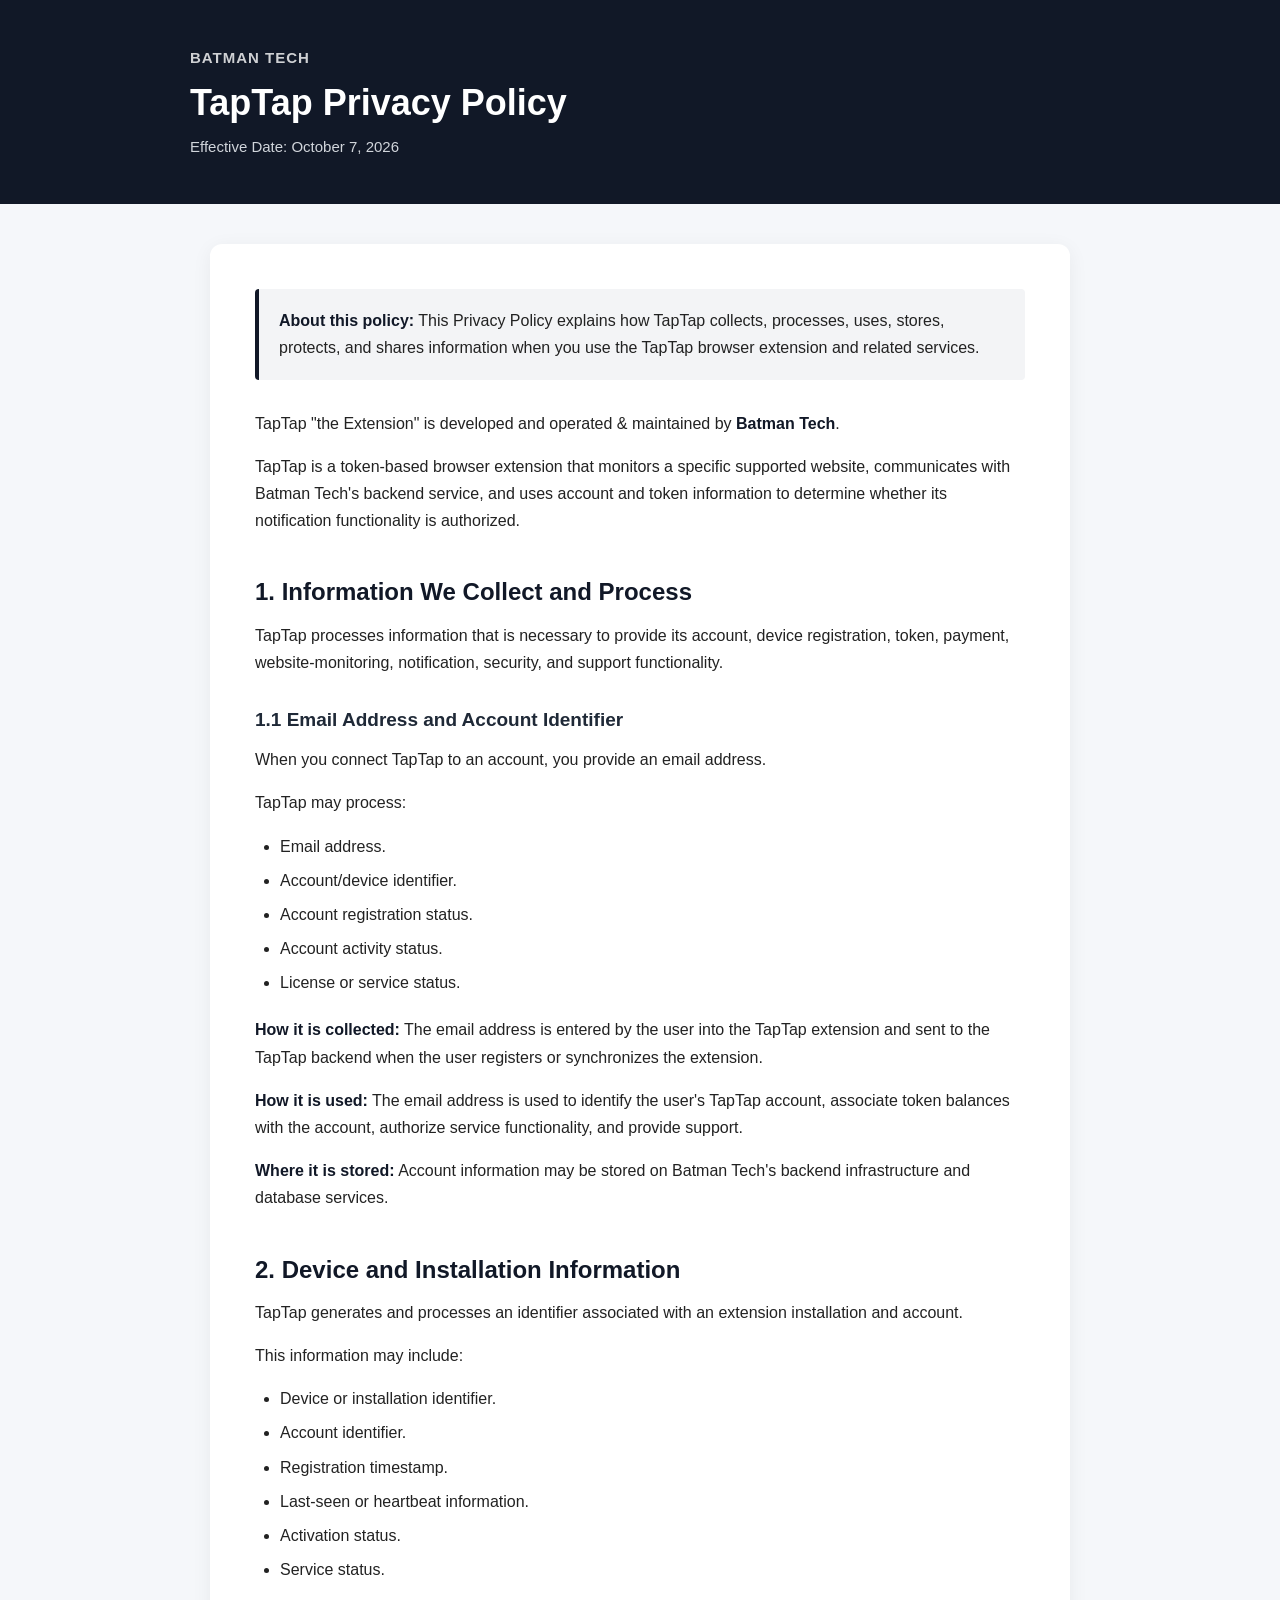
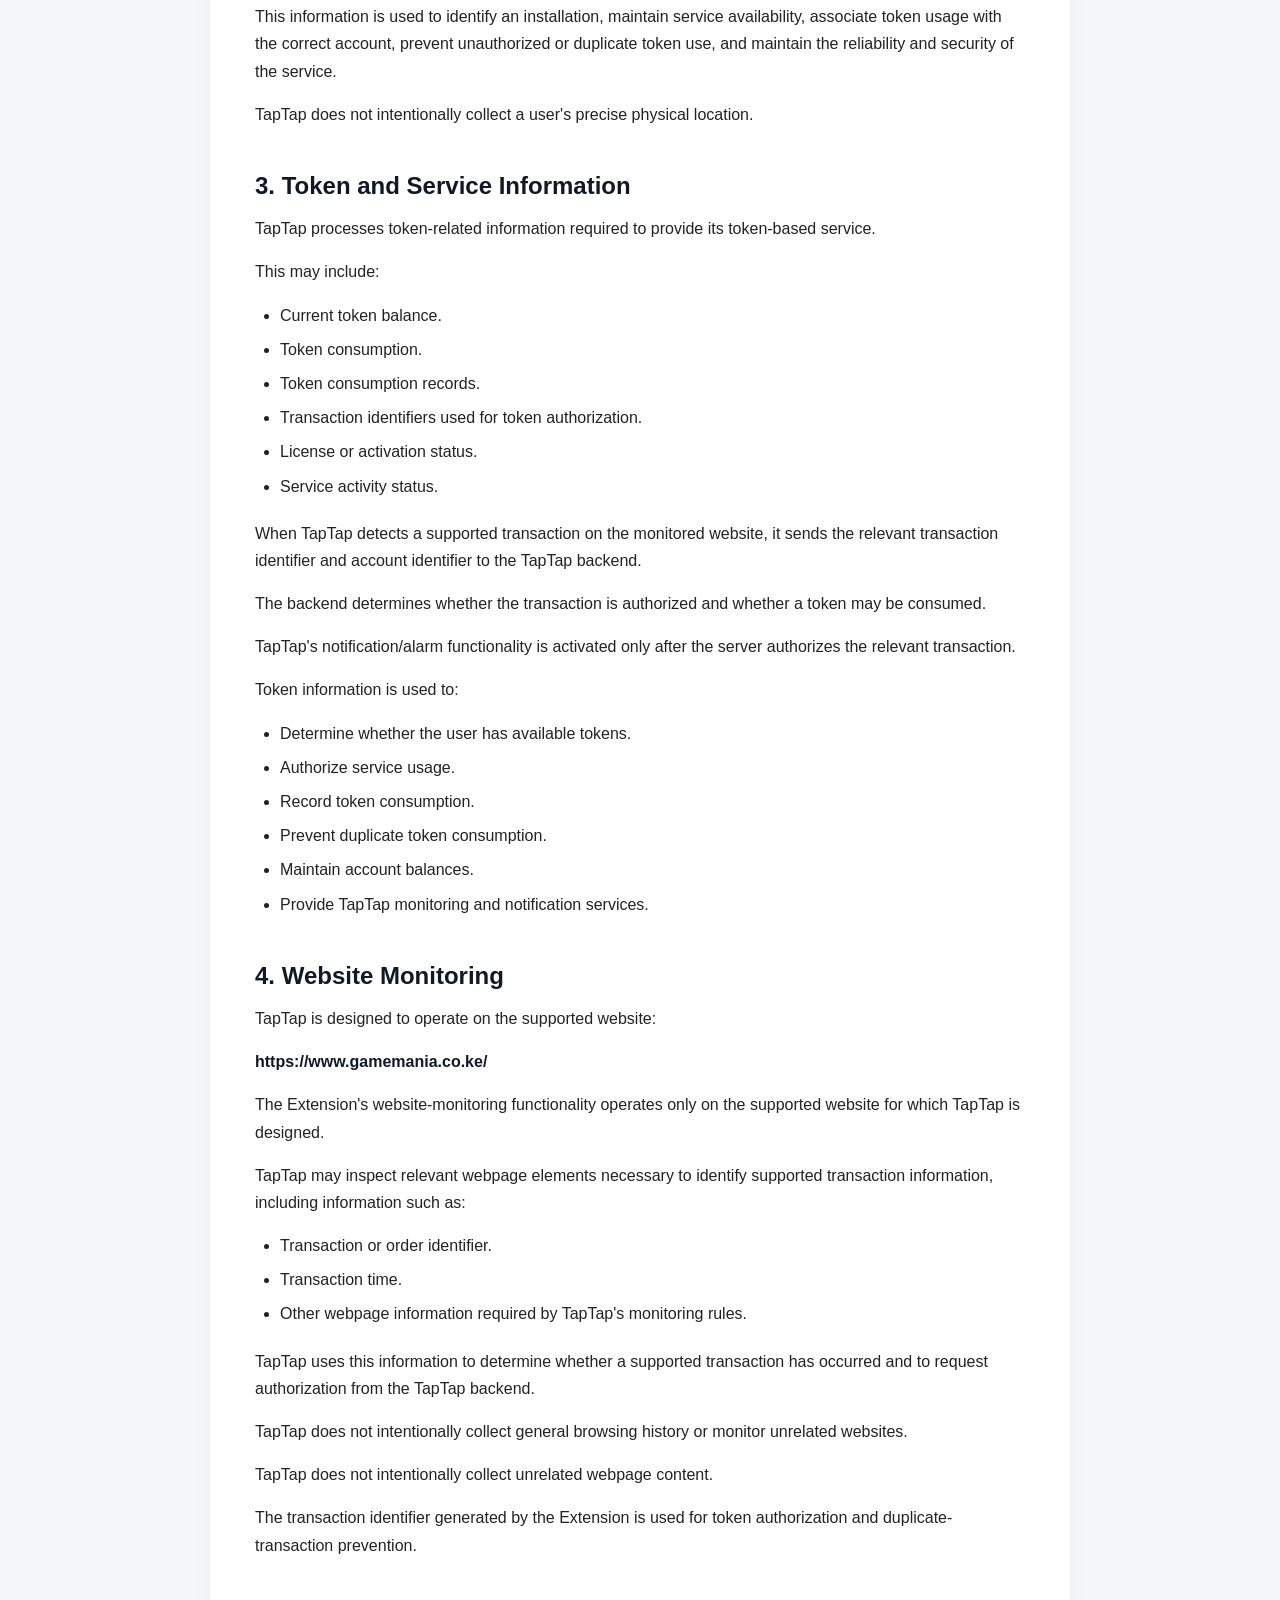
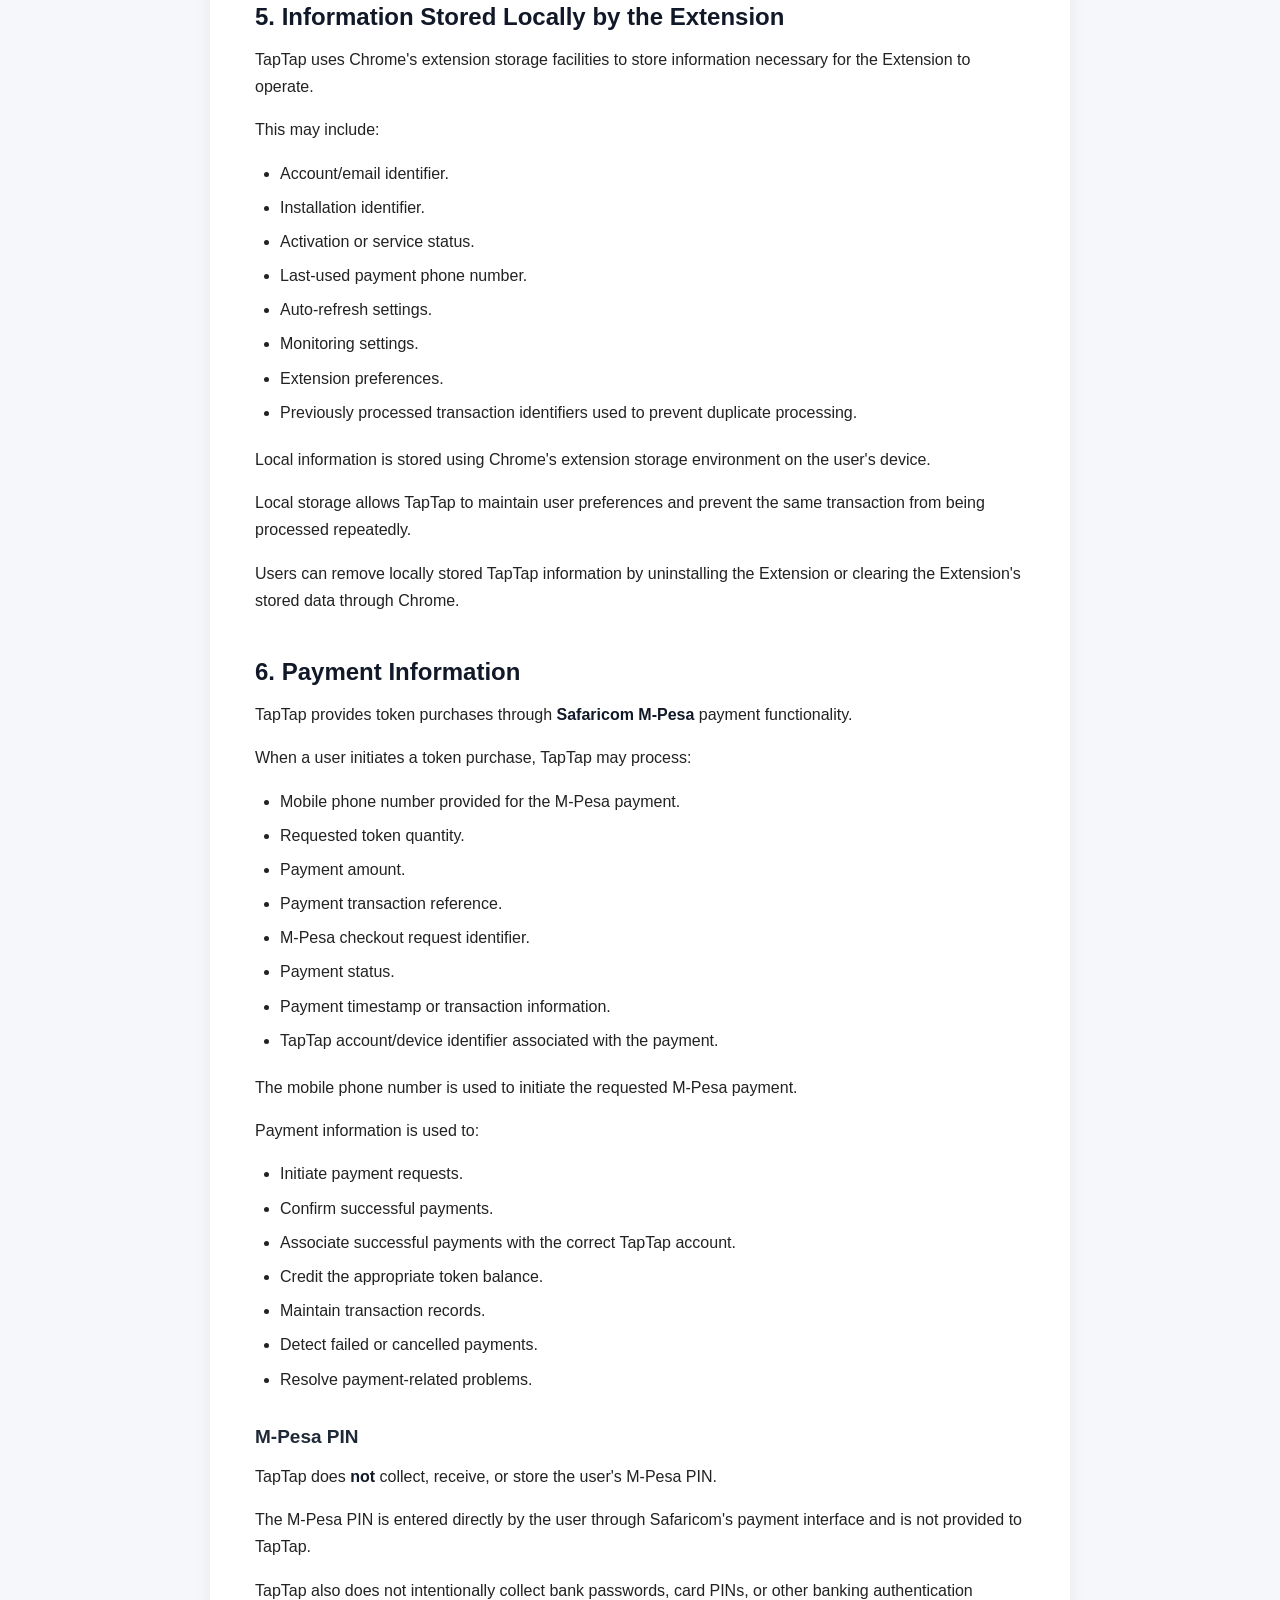
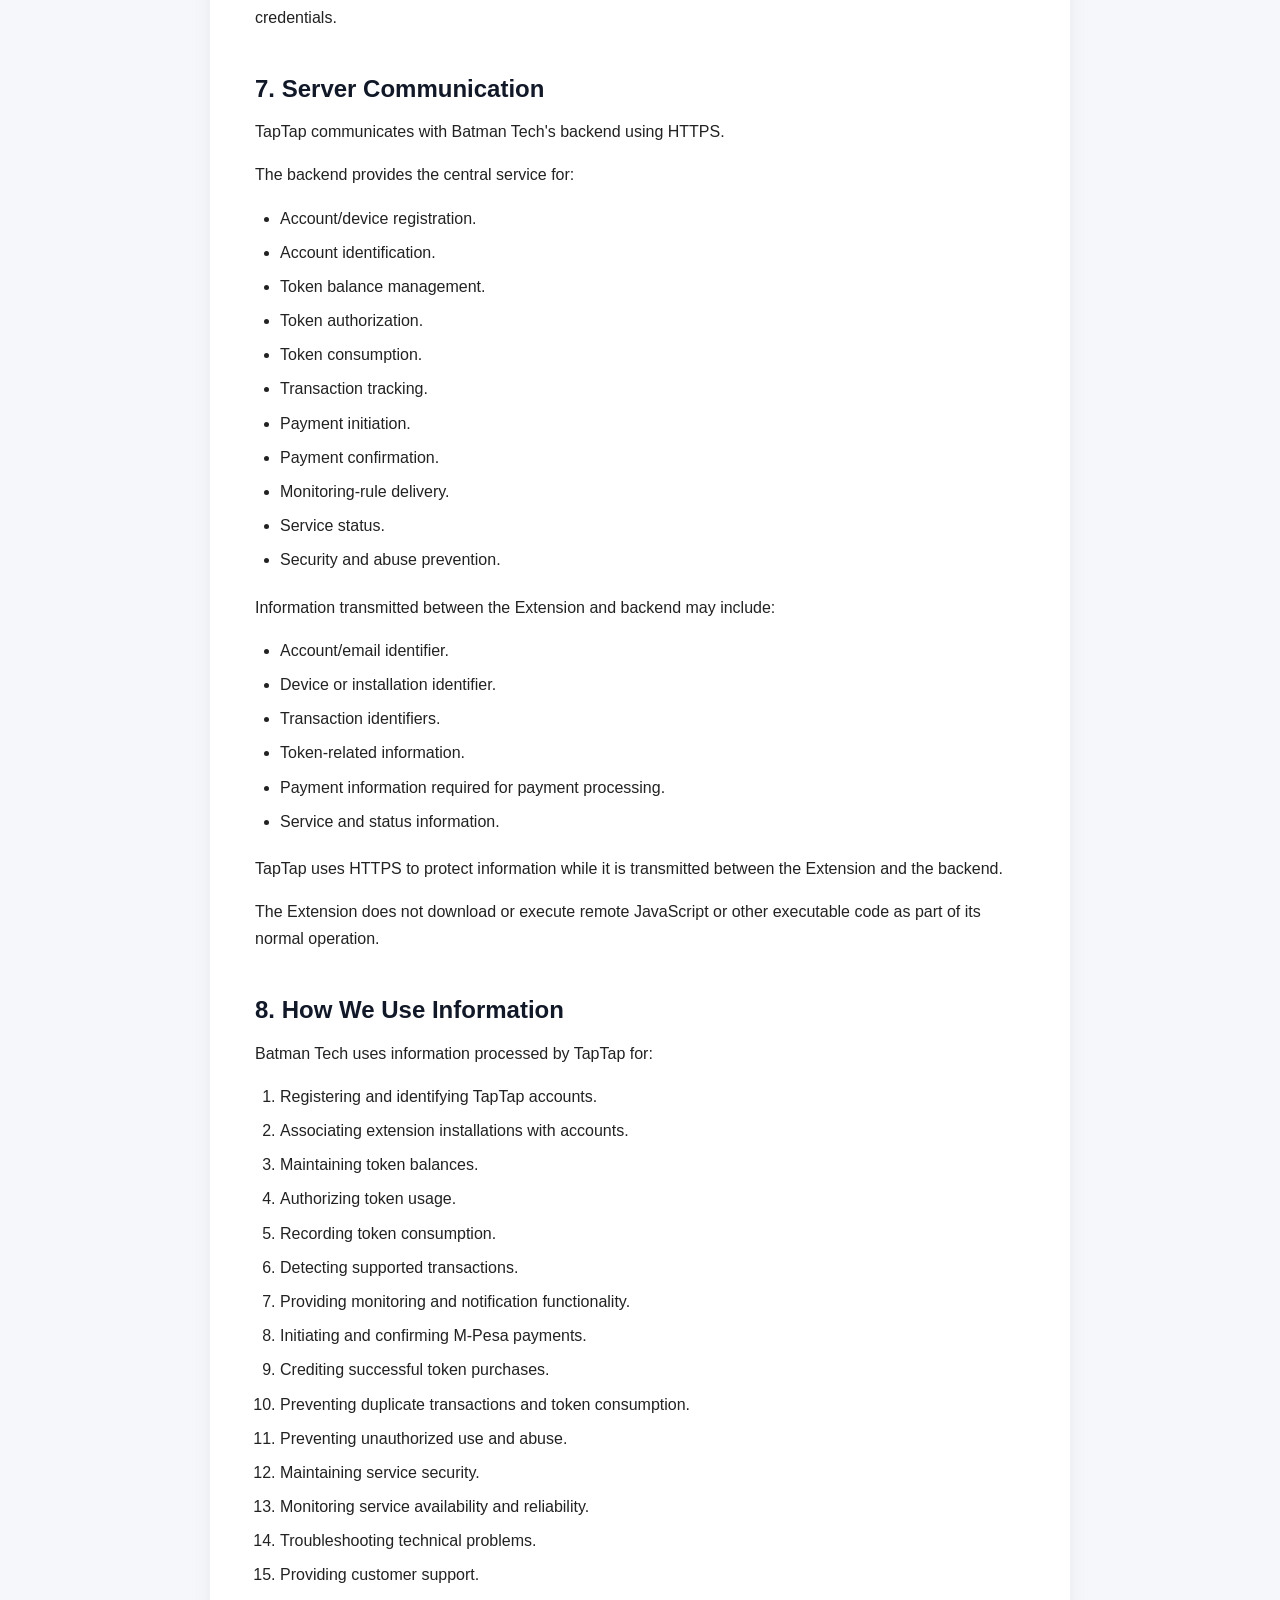
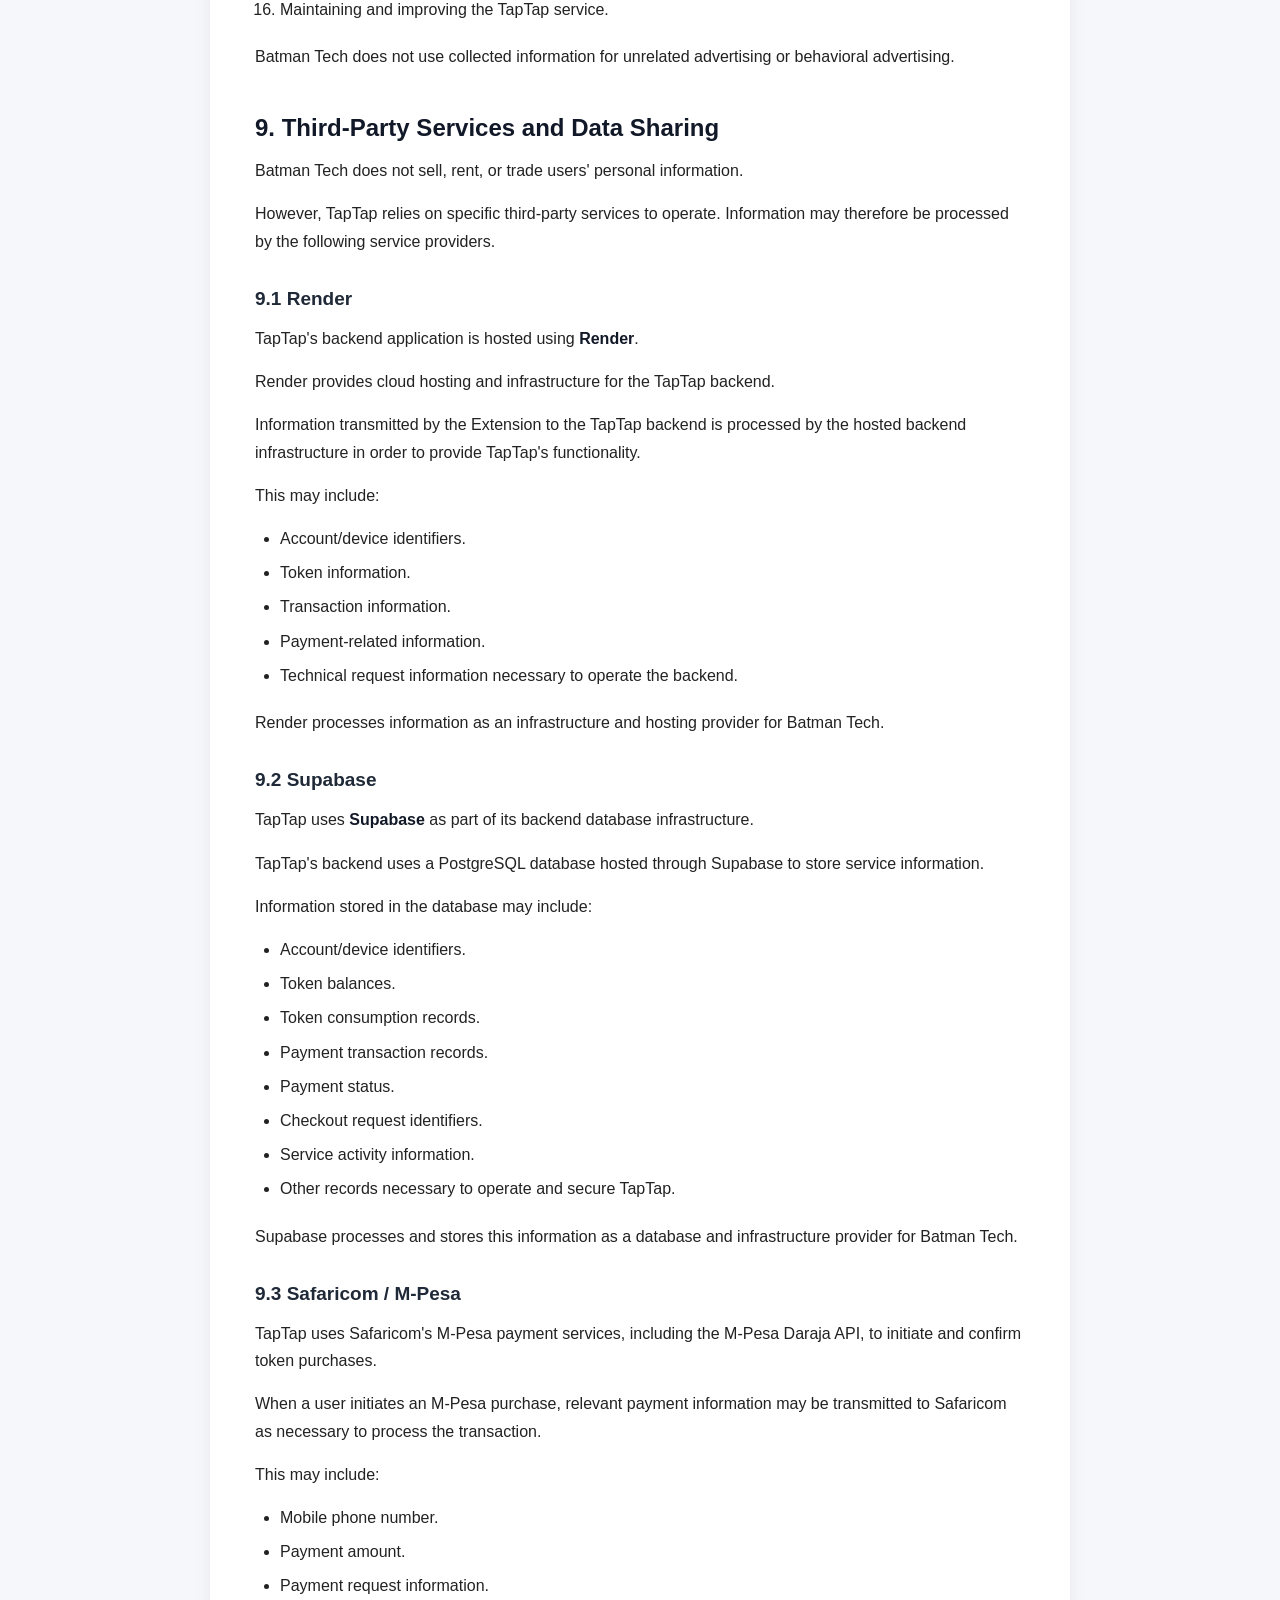
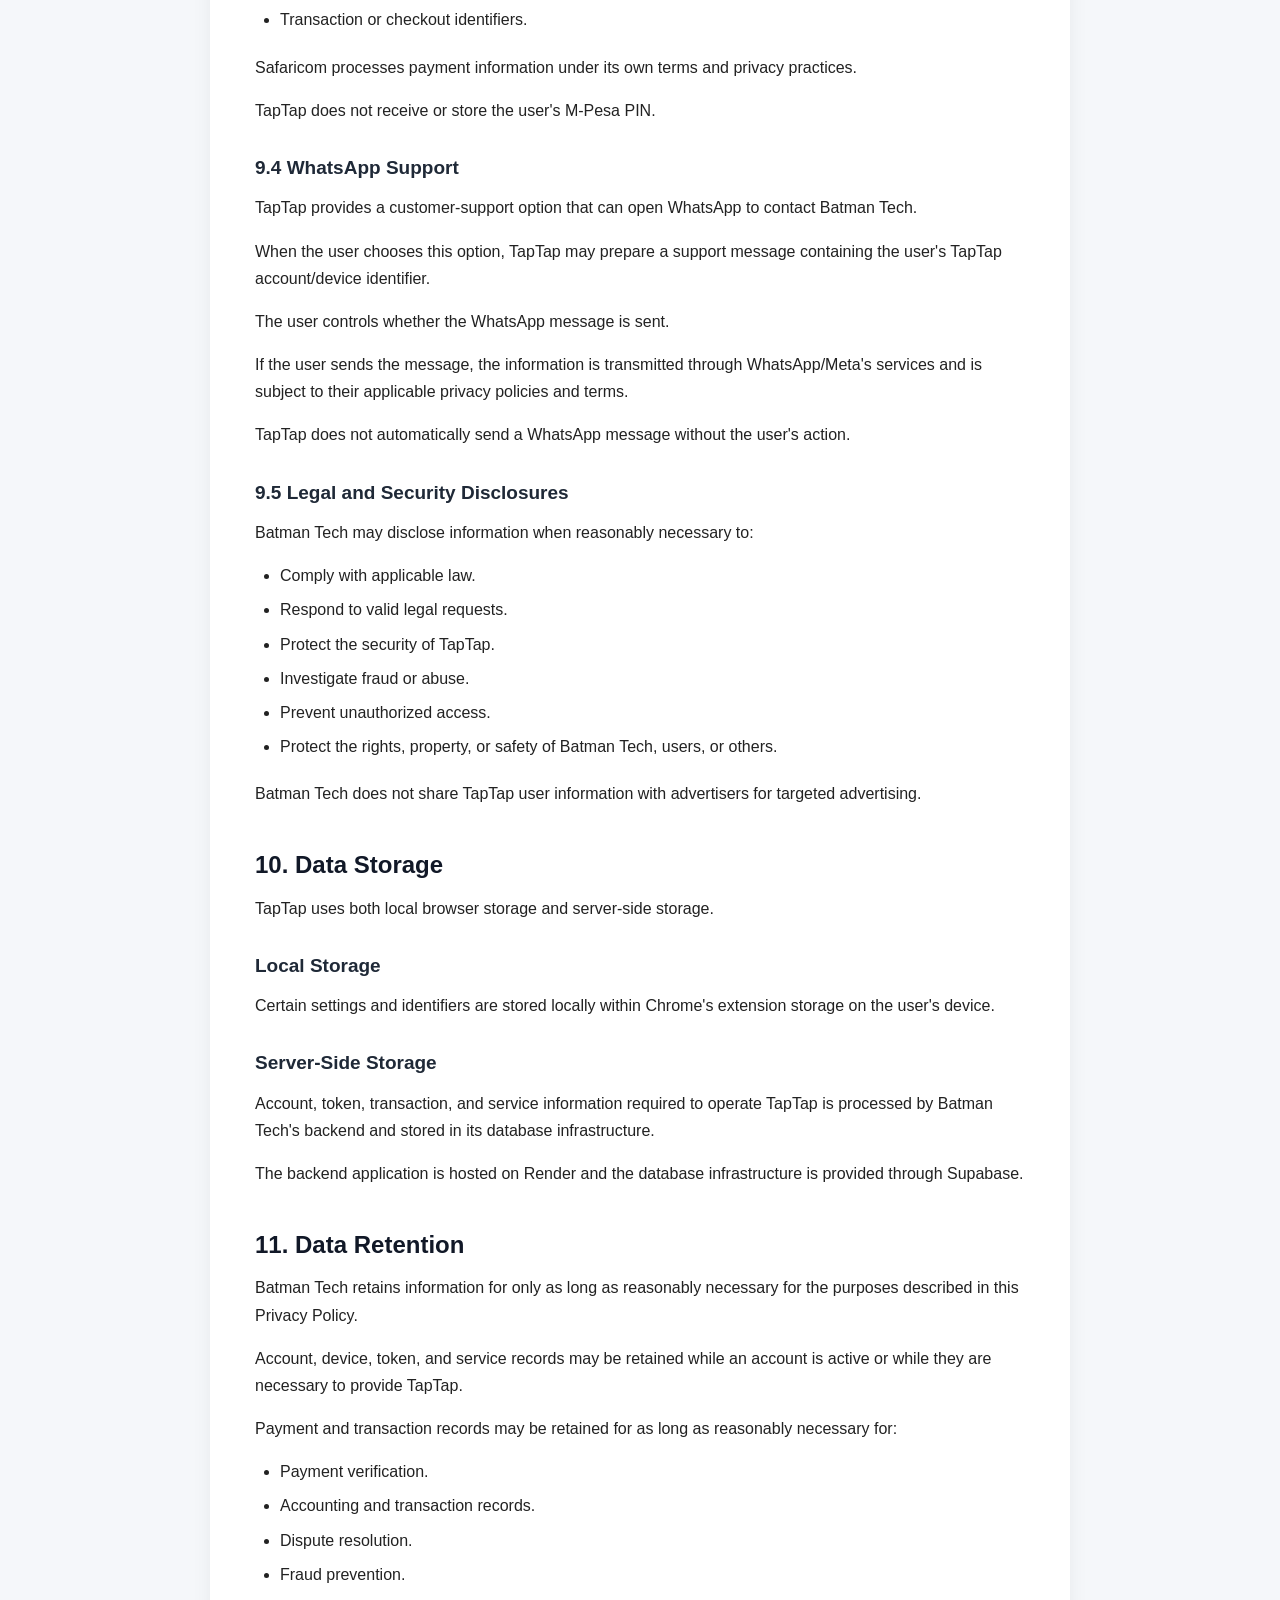
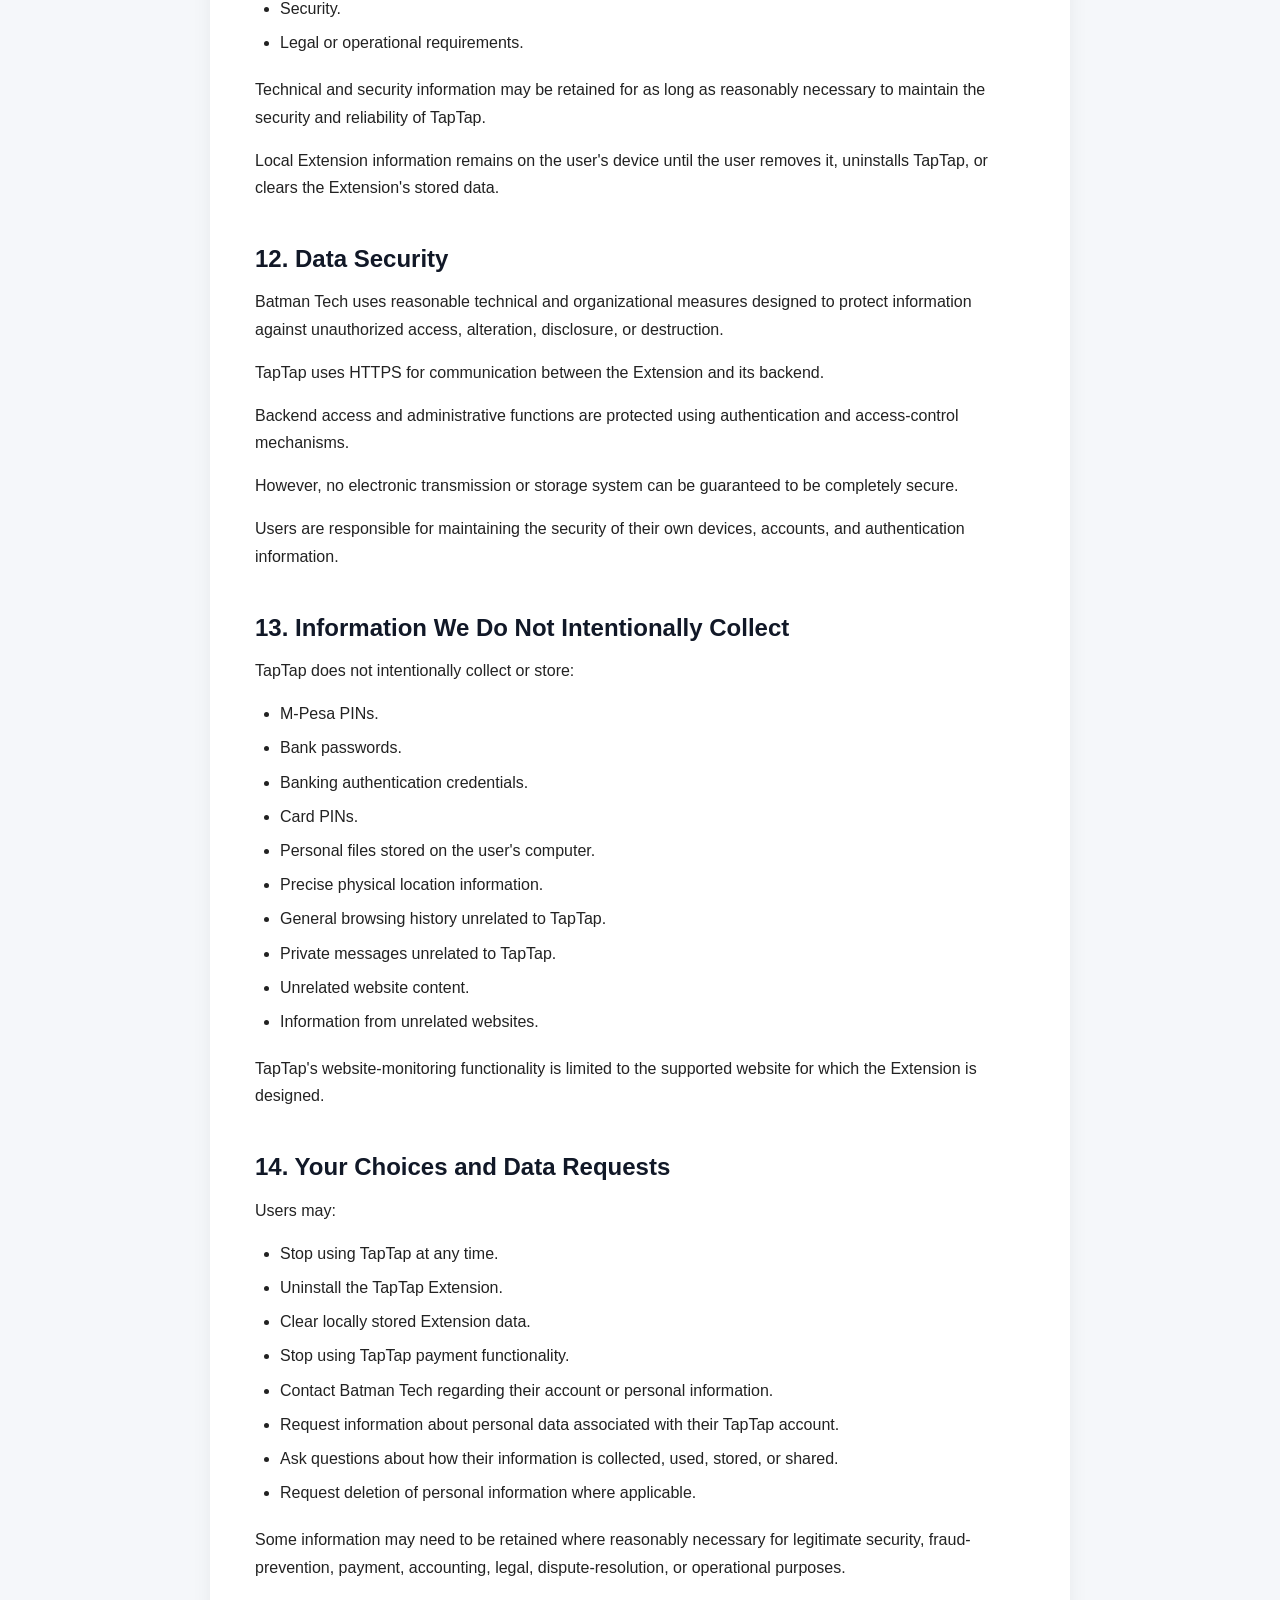
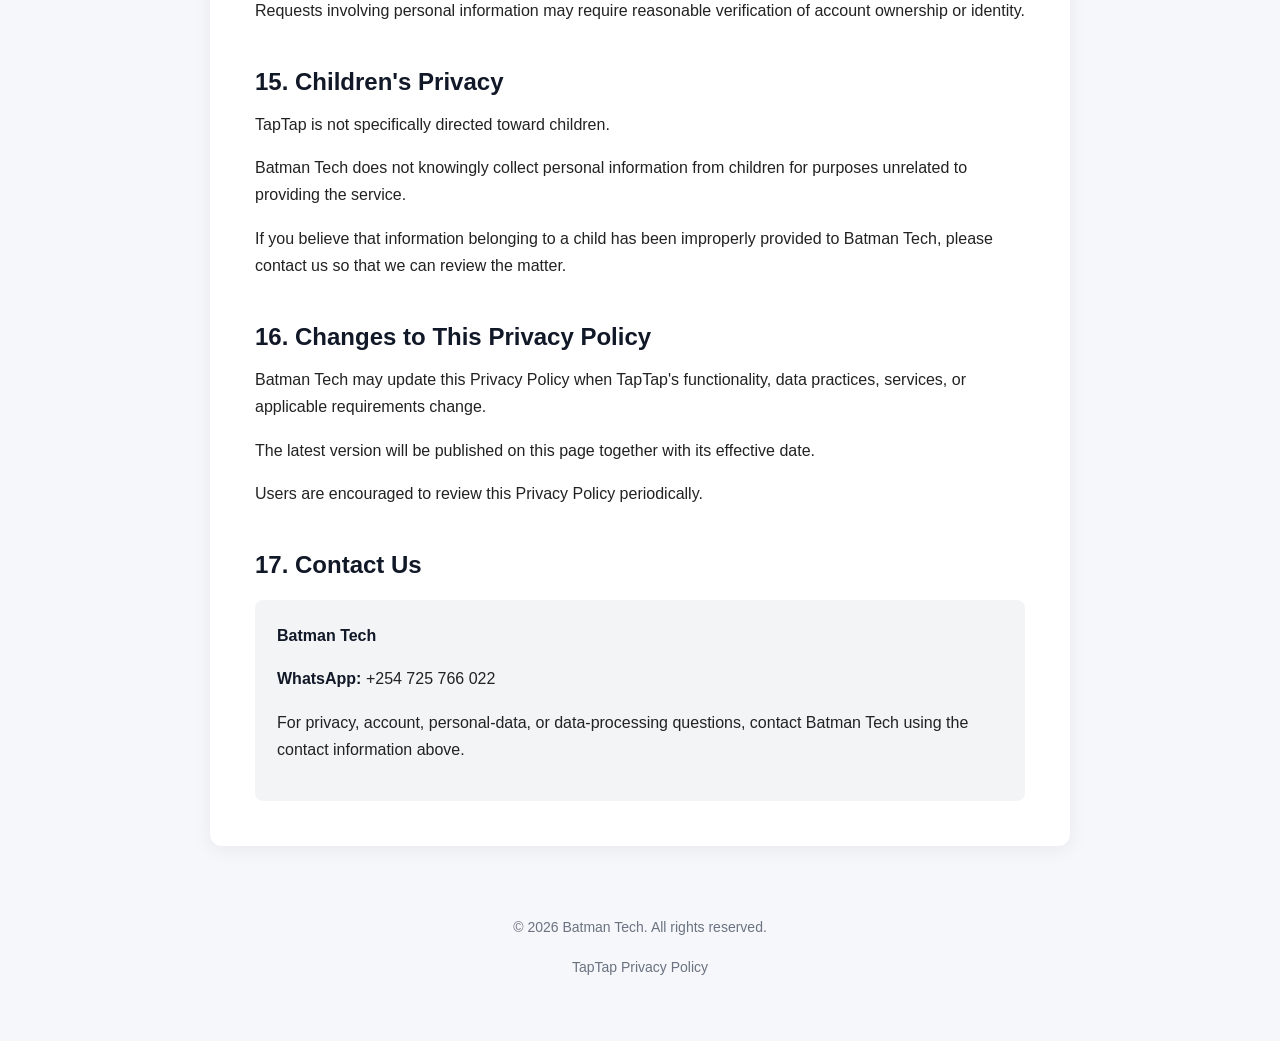
<file: website/privacy.html>
<!DOCTYPE html>
<html lang="en">
<head>
    <meta charset="UTF-8">
    <meta name="viewport" content="width=device-width, initial-scale=1.0">

    <title>TapTap Privacy Policy | Batman Tech</title>

    <meta
        name="description"
        content="TapTap Privacy Policy - Information about data collection, use, storage, security, and sharing."
    >

    <style>
        * {
            box-sizing: border-box;
        }

        html {
            scroll-behavior: smooth;
        }

        body {
            margin: 0;
            padding: 0;
            font-family: Arial, Helvetica, sans-serif;
            line-height: 1.7;
            color: #222;
            background: #f5f7fa;
        }

        .header {
            background: #111827;
            color: white;
            padding: 45px 20px;
        }

        .header-content {
            max-width: 900px;
            margin: 0 auto;
        }

        .brand {
            font-size: 15px;
            font-weight: bold;
            letter-spacing: 1px;
            text-transform: uppercase;
            opacity: 0.8;
            margin-bottom: 10px;
        }

        h1 {
            margin: 0 0 10px;
            font-size: 36px;
            line-height: 1.2;
        }

        .effective-date {
            margin: 0;
            color: #d1d5db;
            font-size: 15px;
        }

        .container {
            max-width: 900px;
            margin: 40px auto;
            padding: 0 20px;
        }

        .content {
            background: white;
            padding: 45px;
            border-radius: 12px;
            box-shadow: 0 4px 20px rgba(0, 0, 0, 0.06);
        }

        h2 {
            margin-top: 42px;
            margin-bottom: 14px;
            color: #111827;
            font-size: 24px;
            line-height: 1.3;
        }

        h3 {
            margin-top: 28px;
            margin-bottom: 10px;
            color: #1f2937;
            font-size: 19px;
        }

        h2:first-child {
            margin-top: 0;
        }

        p {
            margin: 0 0 16px;
        }

        ul,
        ol {
            margin-top: 8px;
            margin-bottom: 20px;
            padding-left: 25px;
        }

        li {
            margin-bottom: 7px;
        }

        strong {
            color: #111827;
        }

        .intro {
            background: #f3f4f6;
            border-left: 4px solid #111827;
            padding: 18px 20px;
            margin-bottom: 30px;
            border-radius: 4px;
        }

        .contact {
            background: #f3f4f6;
            padding: 22px;
            border-radius: 8px;
            margin-top: 20px;
        }

        .footer {
            text-align: center;
            color: #6b7280;
            font-size: 14px;
            padding: 30px 20px 45px;
        }

        a {
            color: #2563eb;
            text-decoration: none;
        }

        a:hover {
            text-decoration: underline;
        }

        @media (max-width: 650px) {
            .header {
                padding: 35px 18px;
            }

            h1 {
                font-size: 29px;
            }

            .container {
                margin: 20px auto;
                padding: 0 12px;
            }

            .content {
                padding: 25px 20px;
                border-radius: 8px;
            }

            h2 {
                font-size: 21px;
                margin-top: 35px;
            }

            h3 {
                font-size: 18px;
            }
        }
    </style>
</head>

<body>

<header class="header">
    <div class="header-content">
        <div class="brand">Batman Tech</div>
        <h1>TapTap Privacy Policy</h1>
        <p class="effective-date">
            Effective Date: October 7, 2026
        </p>
    </div>
</header>

<main class="container">
    <article class="content">

        <div class="intro">
            <strong>About this policy:</strong>
            This Privacy Policy explains how TapTap collects, processes, uses,
            stores, protects, and shares information when you use the TapTap
            browser extension and related services.
        </div>

        <p>
            TapTap "the Extension" is
            developed and operated & maintained by <strong>Batman Tech</strong>.
        </p>

        <p>
            TapTap is a token-based browser extension that monitors a specific
            supported website, communicates with Batman Tech's backend service,
            and uses account and token information to determine whether its
            notification functionality is authorized.
        </p>


        <h2>1. Information We Collect and Process</h2>

        <p>
            TapTap processes information that is necessary to provide its
            account, device registration, token, payment, website-monitoring,
            notification, security, and support functionality.
        </p>

        <h3>1.1 Email Address and Account Identifier</h3>

        <p>
            When you connect TapTap to an account, you provide an email address.
        </p>

        <p>TapTap may process:</p>

        <ul>
            <li>Email address.</li>
            <li>Account/device identifier.</li>
            <li>Account registration status.</li>
            <li>Account activity status.</li>
            <li>License or service status.</li>
        </ul>

        <p>
            <strong>How it is collected:</strong>
            The email address is entered by the user into the TapTap extension
            and sent to the TapTap backend when the user registers or
            synchronizes the extension.
        </p>

        <p>
            <strong>How it is used:</strong>
            The email address is used to identify the user's TapTap account,
            associate token balances with the account, authorize service
            functionality, and provide support.
        </p>

        <p>
            <strong>Where it is stored:</strong>
            Account information may be stored on Batman Tech's backend
            infrastructure and database services.
        </p>


        <h2>2. Device and Installation Information</h2>

        <p>
            TapTap generates and processes an identifier associated with an
            extension installation and account.
        </p>

        <p>This information may include:</p>

        <ul>
            <li>Device or installation identifier.</li>
            <li>Account identifier.</li>
            <li>Registration timestamp.</li>
            <li>Last-seen or heartbeat information.</li>
            <li>Activation status.</li>
            <li>Service status.</li>
        </ul>

        <p>
            This information is used to identify an installation, maintain
            service availability, associate token usage with the correct
            account, prevent unauthorized or duplicate token use, and maintain
            the reliability and security of the service.
        </p>

        <p>
            TapTap does not intentionally collect a user's precise physical
            location.
        </p>


        <h2>3. Token and Service Information</h2>

        <p>
            TapTap processes token-related information required to provide its
            token-based service.
        </p>

        <p>This may include:</p>

        <ul>
            <li>Current token balance.</li>
            <li>Token consumption.</li>
            <li>Token consumption records.</li>
            <li>Transaction identifiers used for token authorization.</li>
            <li>License or activation status.</li>
            <li>Service activity status.</li>
        </ul>

        <p>
            When TapTap detects a supported transaction on the monitored
            website, it sends the relevant transaction identifier and account
            identifier to the TapTap backend.
        </p>

        <p>
            The backend determines whether the transaction is authorized and
            whether a token may be consumed.
        </p>

        <p>
            TapTap's notification/alarm functionality is activated only after
            the server authorizes the relevant transaction.
        </p>

        <p>Token information is used to:</p>

        <ul>
            <li>Determine whether the user has available tokens.</li>
            <li>Authorize service usage.</li>
            <li>Record token consumption.</li>
            <li>Prevent duplicate token consumption.</li>
            <li>Maintain account balances.</li>
            <li>Provide TapTap monitoring and notification services.</li>
        </ul>


        <h2>4. Website Monitoring</h2>

        <p>
            TapTap is designed to operate on the supported website:
        </p>

        <p>
            <strong>
                https://www.gamemania.co.ke/
            </strong>
        </p>

        <p>
            The Extension's website-monitoring functionality operates only on
            the supported website for which TapTap is designed.
        </p>

        <p>
            TapTap may inspect relevant webpage elements necessary to identify
            supported transaction information, including information such as:
        </p>

        <ul>
            <li>Transaction or order identifier.</li>
            <li>Transaction time.</li>
            <li>Other webpage information required by TapTap's monitoring rules.</li>
        </ul>

        <p>
            TapTap uses this information to determine whether a supported
            transaction has occurred and to request authorization from the
            TapTap backend.
        </p>

        <p>
            TapTap does not intentionally collect general browsing history or
            monitor unrelated websites.
        </p>

        <p>
            TapTap does not intentionally collect unrelated webpage content.
        </p>

        <p>
            The transaction identifier generated by the Extension is used for
            token authorization and duplicate-transaction prevention.
        </p>


        <h2>5. Information Stored Locally by the Extension</h2>

        <p>
            TapTap uses Chrome's extension storage facilities to store
            information necessary for the Extension to operate.
        </p>

        <p>This may include:</p>

        <ul>
            <li>Account/email identifier.</li>
            <li>Installation identifier.</li>
            <li>Activation or service status.</li>
            <li>Last-used payment phone number.</li>
            <li>Auto-refresh settings.</li>
            <li>Monitoring settings.</li>
            <li>Extension preferences.</li>
            <li>
                Previously processed transaction identifiers used to prevent
                duplicate processing.
            </li>
        </ul>

        <p>
            Local information is stored using Chrome's extension storage
            environment on the user's device.
        </p>

        <p>
            Local storage allows TapTap to maintain user preferences and
            prevent the same transaction from being processed repeatedly.
        </p>

        <p>
            Users can remove locally stored TapTap information by uninstalling
            the Extension or clearing the Extension's stored data through
            Chrome.
        </p>


        <h2>6. Payment Information</h2>

        <p>
            TapTap provides token purchases through
            <strong>Safaricom M-Pesa</strong> payment functionality.
        </p>

        <p>When a user initiates a token purchase, TapTap may process:</p>

        <ul>
            <li>Mobile phone number provided for the M-Pesa payment.</li>
            <li>Requested token quantity.</li>
            <li>Payment amount.</li>
            <li>Payment transaction reference.</li>
            <li>M-Pesa checkout request identifier.</li>
            <li>Payment status.</li>
            <li>Payment timestamp or transaction information.</li>
            <li>TapTap account/device identifier associated with the payment.</li>
        </ul>

        <p>
            The mobile phone number is used to initiate the requested M-Pesa
            payment.
        </p>

        <p>Payment information is used to:</p>

        <ul>
            <li>Initiate payment requests.</li>
            <li>Confirm successful payments.</li>
            <li>Associate successful payments with the correct TapTap account.</li>
            <li>Credit the appropriate token balance.</li>
            <li>Maintain transaction records.</li>
            <li>Detect failed or cancelled payments.</li>
            <li>Resolve payment-related problems.</li>
        </ul>

        <h3>M-Pesa PIN</h3>

        <p>
            TapTap does <strong>not</strong> collect, receive, or store the
            user's M-Pesa PIN.
        </p>

        <p>
            The M-Pesa PIN is entered directly by the user through Safaricom's
            payment interface and is not provided to TapTap.
        </p>

        <p>
            TapTap also does not intentionally collect bank passwords, card
            PINs, or other banking authentication credentials.
        </p>


        <h2>7. Server Communication</h2>

        <p>
            TapTap communicates with Batman Tech's backend using HTTPS.
        </p>

        <p>The backend provides the central service for:</p>

        <ul>
            <li>Account/device registration.</li>
            <li>Account identification.</li>
            <li>Token balance management.</li>
            <li>Token authorization.</li>
            <li>Token consumption.</li>
            <li>Transaction tracking.</li>
            <li>Payment initiation.</li>
            <li>Payment confirmation.</li>
            <li>Monitoring-rule delivery.</li>
            <li>Service status.</li>
            <li>Security and abuse prevention.</li>
        </ul>

        <p>Information transmitted between the Extension and backend may include:</p>

        <ul>
            <li>Account/email identifier.</li>
            <li>Device or installation identifier.</li>
            <li>Transaction identifiers.</li>
            <li>Token-related information.</li>
            <li>Payment information required for payment processing.</li>
            <li>Service and status information.</li>
        </ul>

        <p>
            TapTap uses HTTPS to protect information while it is transmitted
            between the Extension and the backend.
        </p>

        <p>
            The Extension does not download or execute remote JavaScript or
            other executable code as part of its normal operation.
        </p>


        <h2>8. How We Use Information</h2>

        <p>Batman Tech uses information processed by TapTap for:</p>

        <ol>
            <li>Registering and identifying TapTap accounts.</li>
            <li>Associating extension installations with accounts.</li>
            <li>Maintaining token balances.</li>
            <li>Authorizing token usage.</li>
            <li>Recording token consumption.</li>
            <li>Detecting supported transactions.</li>
            <li>Providing monitoring and notification functionality.</li>
            <li>Initiating and confirming M-Pesa payments.</li>
            <li>Crediting successful token purchases.</li>
            <li>Preventing duplicate transactions and token consumption.</li>
            <li>Preventing unauthorized use and abuse.</li>
            <li>Maintaining service security.</li>
            <li>Monitoring service availability and reliability.</li>
            <li>Troubleshooting technical problems.</li>
            <li>Providing customer support.</li>
            <li>Maintaining and improving the TapTap service.</li>
        </ol>

        <p>
            Batman Tech does not use collected information for unrelated
            advertising or behavioral advertising.
        </p>


        <h2>9. Third-Party Services and Data Sharing</h2>

        <p>
            Batman Tech does not sell, rent, or trade users' personal
            information.
        </p>

        <p>
            However, TapTap relies on specific third-party services to operate.
            Information may therefore be processed by the following service
            providers.
        </p>

        <h3>9.1 Render</h3>

        <p>
            TapTap's backend application is hosted using
            <strong>Render</strong>.
        </p>

        <p>
            Render provides cloud hosting and infrastructure for the TapTap
            backend.
        </p>

        <p>
            Information transmitted by the Extension to the TapTap backend is
            processed by the hosted backend infrastructure in order to provide
            TapTap's functionality.
        </p>

        <p>This may include:</p>

        <ul>
            <li>Account/device identifiers.</li>
            <li>Token information.</li>
            <li>Transaction information.</li>
            <li>Payment-related information.</li>
            <li>Technical request information necessary to operate the backend.</li>
        </ul>

        <p>
            Render processes information as an infrastructure and hosting
            provider for Batman Tech.
        </p>


        <h3>9.2 Supabase</h3>

        <p>
            TapTap uses <strong>Supabase</strong> as part of its backend
            database infrastructure.
        </p>

        <p>
            TapTap's backend uses a PostgreSQL database hosted through Supabase
            to store service information.
        </p>

        <p>Information stored in the database may include:</p>

        <ul>
            <li>Account/device identifiers.</li>
            <li>Token balances.</li>
            <li>Token consumption records.</li>
            <li>Payment transaction records.</li>
            <li>Payment status.</li>
            <li>Checkout request identifiers.</li>
            <li>Service activity information.</li>
            <li>Other records necessary to operate and secure TapTap.</li>
        </ul>

        <p>
            Supabase processes and stores this information as a database and
            infrastructure provider for Batman Tech.
        </p>


        <h3>9.3 Safaricom / M-Pesa</h3>

        <p>
            TapTap uses Safaricom's M-Pesa payment services, including the
            M-Pesa Daraja API, to initiate and confirm token purchases.
        </p>

        <p>
            When a user initiates an M-Pesa purchase, relevant payment
            information may be transmitted to Safaricom as necessary to process
            the transaction.
        </p>

        <p>This may include:</p>

        <ul>
            <li>Mobile phone number.</li>
            <li>Payment amount.</li>
            <li>Payment request information.</li>
            <li>Transaction or checkout identifiers.</li>
        </ul>

        <p>
            Safaricom processes payment information under its own terms and
            privacy practices.
        </p>

        <p>
            TapTap does not receive or store the user's M-Pesa PIN.
        </p>


        <h3>9.4 WhatsApp Support</h3>

        <p>
            TapTap provides a customer-support option that can open WhatsApp to
            contact Batman Tech.
        </p>

        <p>
            When the user chooses this option, TapTap may prepare a support
            message containing the user's TapTap account/device identifier.
        </p>

        <p>
            The user controls whether the WhatsApp message is sent.
        </p>

        <p>
            If the user sends the message, the information is transmitted
            through WhatsApp/Meta's services and is subject to their applicable
            privacy policies and terms.
        </p>

        <p>
            TapTap does not automatically send a WhatsApp message without the
            user's action.
        </p>


        <h3>9.5 Legal and Security Disclosures</h3>

        <p>
            Batman Tech may disclose information when reasonably necessary to:
        </p>

        <ul>
            <li>Comply with applicable law.</li>
            <li>Respond to valid legal requests.</li>
            <li>Protect the security of TapTap.</li>
            <li>Investigate fraud or abuse.</li>
            <li>Prevent unauthorized access.</li>
            <li>
                Protect the rights, property, or safety of Batman Tech, users,
                or others.
            </li>
        </ul>

        <p>
            Batman Tech does not share TapTap user information with advertisers
            for targeted advertising.
        </p>


        <h2>10. Data Storage</h2>

        <p>
            TapTap uses both local browser storage and server-side storage.
        </p>

        <h3>Local Storage</h3>

        <p>
            Certain settings and identifiers are stored locally within Chrome's
            extension storage on the user's device.
        </p>

        <h3>Server-Side Storage</h3>

        <p>
            Account, token, transaction, and service information required to
            operate TapTap is processed by Batman Tech's backend and stored in
            its database infrastructure.
        </p>

        <p>
            The backend application is hosted on Render and the database
            infrastructure is provided through Supabase.
        </p>


        <h2>11. Data Retention</h2>

        <p>
            Batman Tech retains information for only as long as reasonably
            necessary for the purposes described in this Privacy Policy.
        </p>

        <p>
            Account, device, token, and service records may be retained while
            an account is active or while they are necessary to provide
            TapTap.
        </p>

        <p>
            Payment and transaction records may be retained for as long as
            reasonably necessary for:
        </p>

        <ul>
            <li>Payment verification.</li>
            <li>Accounting and transaction records.</li>
            <li>Dispute resolution.</li>
            <li>Fraud prevention.</li>
            <li>Security.</li>
            <li>Legal or operational requirements.</li>
        </ul>

        <p>
            Technical and security information may be retained for as long as
            reasonably necessary to maintain the security and reliability of
            TapTap.
        </p>

        <p>
            Local Extension information remains on the user's device until the
            user removes it, uninstalls TapTap, or clears the Extension's
            stored data.
        </p>


        <h2>12. Data Security</h2>

        <p>
            Batman Tech uses reasonable technical and organizational measures
            designed to protect information against unauthorized access,
            alteration, disclosure, or destruction.
        </p>

        <p>
            TapTap uses HTTPS for communication between the Extension and its
            backend.
        </p>

        <p>
            Backend access and administrative functions are protected using
            authentication and access-control mechanisms.
        </p>

        <p>
            However, no electronic transmission or storage system can be
            guaranteed to be completely secure.
        </p>

        <p>
            Users are responsible for maintaining the security of their own
            devices, accounts, and authentication information.
        </p>


        <h2>13. Information We Do Not Intentionally Collect</h2>

        <p>TapTap does not intentionally collect or store:</p>

        <ul>
            <li>M-Pesa PINs.</li>
            <li>Bank passwords.</li>
            <li>Banking authentication credentials.</li>
            <li>Card PINs.</li>
            <li>Personal files stored on the user's computer.</li>
            <li>Precise physical location information.</li>
            <li>General browsing history unrelated to TapTap.</li>
            <li>Private messages unrelated to TapTap.</li>
            <li>Unrelated website content.</li>
            <li>Information from unrelated websites.</li>
        </ul>

        <p>
            TapTap's website-monitoring functionality is limited to the
            supported website for which the Extension is designed.
        </p>


        <h2>14. Your Choices and Data Requests</h2>

        <p>Users may:</p>

        <ul>
            <li>Stop using TapTap at any time.</li>
            <li>Uninstall the TapTap Extension.</li>
            <li>Clear locally stored Extension data.</li>
            <li>Stop using TapTap payment functionality.</li>
            <li>
                Contact Batman Tech regarding their account or personal
                information.
            </li>
            <li>
                Request information about personal data associated with their
                TapTap account.
            </li>
            <li>
                Ask questions about how their information is collected, used,
                stored, or shared.
            </li>
            <li>
                Request deletion of personal information where applicable.
            </li>
        </ul>

        <p>
            Some information may need to be retained where reasonably necessary
            for legitimate security, fraud-prevention, payment, accounting,
            legal, dispute-resolution, or operational purposes.
        </p>

        <p>
            Requests involving personal information may require reasonable
            verification of account ownership or identity.
        </p>


        <h2>15. Children's Privacy</h2>

        <p>
            TapTap is not specifically directed toward children.
        </p>

        <p>
            Batman Tech does not knowingly collect personal information from
            children for purposes unrelated to providing the service.
        </p>

        <p>
            If you believe that information belonging to a child has been
            improperly provided to Batman Tech, please contact us so that we
            can review the matter.
        </p>


        <h2>16. Changes to This Privacy Policy</h2>

        <p>
            Batman Tech may update this Privacy Policy when TapTap's
            functionality, data practices, services, or applicable requirements
            change.
        </p>

        <p>
            The latest version will be published on this page together with its
            effective date.
        </p>

        <p>
            Users are encouraged to review this Privacy Policy periodically.
        </p>


        <h2>17. Contact Us</h2>

        <div class="contact">
            <p><strong>Batman Tech</strong></p>

            <p>
                <strong>WhatsApp:</strong>
                +254 725 766 022
            </p>

            <p>
                For privacy, account, personal-data, or data-processing
                questions, contact Batman Tech using the contact information
                above.
            </p>
        </div>

    </article>
</main>

<footer class="footer">
    <p>
        &copy; 2026 Batman Tech. All rights reserved.
    </p>

    <p>
        TapTap Privacy Policy
    </p>
</footer>

</body>
</html>
</file>
